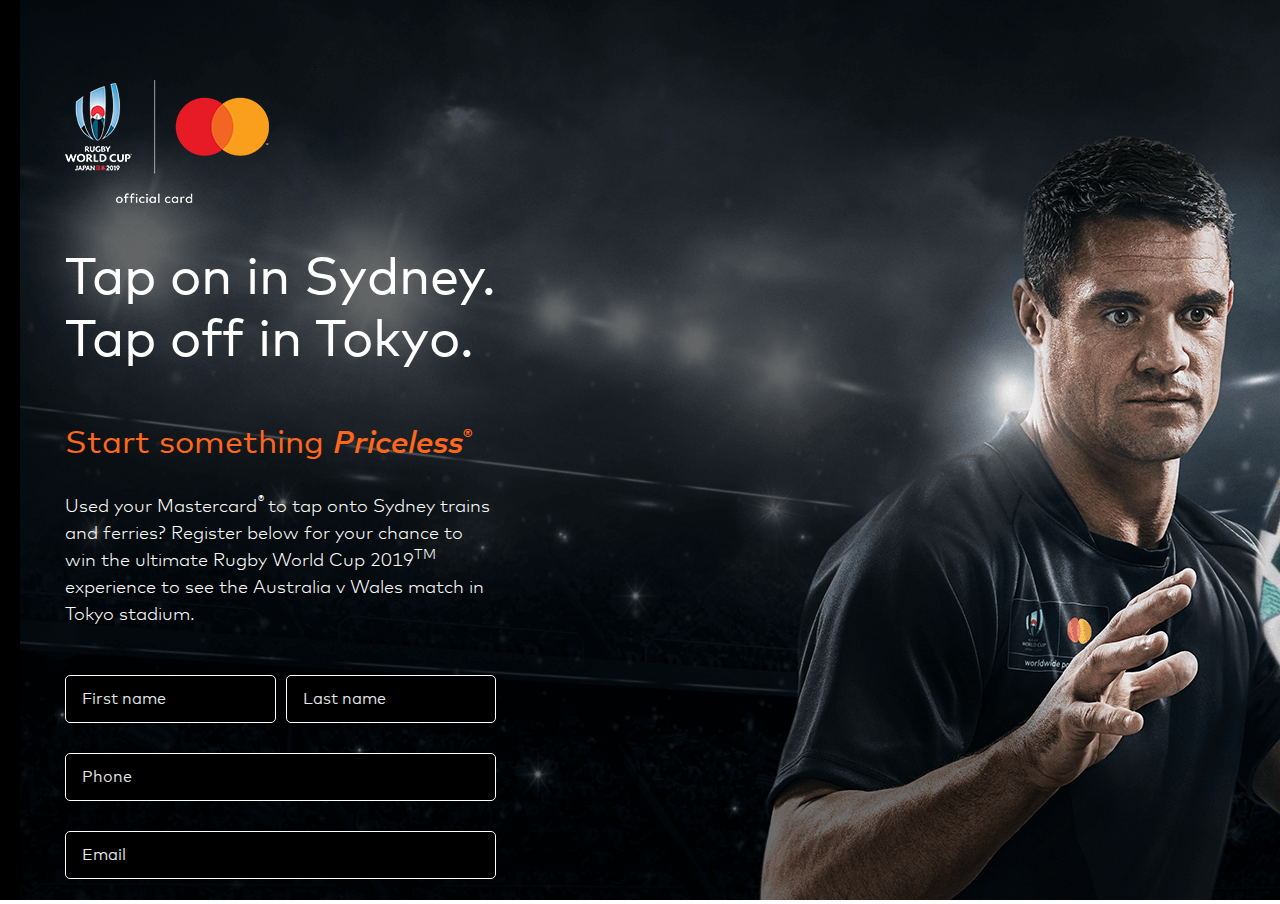
<file: index.html>
<!DOCTYPE html>
<html lang="en">

<head>
    <meta charset="UTF-8">
    <meta name="description" content="Tap your contactless Mastercard card to buy train & ferry tickets in Syndey and get a chance to win tickets for Australia vs Wales Rugby match in Tokyo, Japan." />
    <meta name="viewport" content="width=device-width, initial-scale=1.0">
    <meta http-equiv="X-UA-Compatible" content="ie=edge">
    <link rel="shortcut icon" type="image/x-icon" href="./icon.ico">
    <meta http-equiv="content-type" content="text/html; charset=UTF-8">
    <meta http-equiv="Cache-Control" content="no-cache, no-store, must-revalidate" />
    <meta http-equiv="Pragma" content="no-cache" />
    <meta http-equiv="Expires" content="0" />
    <meta name="viewport" content="width=device-width, initial-scale=1, maximum-scale=1">

    <title>Win A Ticket to Rugby World Cup 2019 with Mastercard Tap & Pay - Tap To Tokyo</title>
    <style>
        * {
            margin: 0;
            padding: 0;
        }
        
        body,
        html {
            height: 100%;
        }
        
        iframe {
            width: 100%;
        }
    </style>
</head>

<body style="overflow:hidden">
    <iframe src="" id='iframe' height="100%" frameborder="0" width="100%"></iframe>
</body>
<script>
    var di = {
        pageName: "Home Page",
        siteName: "Tap-to-Tokyo",
        region: "AP",
        country: "AU",
        language: " en-au "
    };
</script>
<script src="./js/evidon.js"></script>
<script src="./js/jquery.js"></script>
<script>
    document.addEventListener("DOMContentLoaded", function() {
        // if (/Android|webOS|iPhone|iPod|BlackBerry/i.test(navigator.userAgent)) {
        //     document.getElementById("iframe").src = './mobile.html'
        // } else if(/iPad/.test(navigator.userAgent)) {
        //     if (window.orientation == 0 || window.orientation == 180) {
        //         document.getElementById("iframe").src = './mobile.html'
        //         var version = parseFloat(RegExp.$1);
        //         if (version > 2.3) {
        //             var phoneScale = parseInt(window.screen.width) / 640;
        //             $('head').append('<meta name="viewport" content="width=640, minimum-scale = ' + phoneScale + ', maximum-scale = ' + phoneScale + ', user-scalable=no">');
        //         } else {
        //             $('head').append('<meta name="viewport" content="width=640, user-scalable=no">');
        //         }
        //     } else {
        //         document.getElementById("iframe").src = './desktop.html'
        //     }
        //     document.addEventListener("orientationchange", orient, false)
        // } else {
        //     document.getElementById("iframe").src = './desktop.html'
        // }
        if (/Android|webOS|iPhone|iPod|BlackBerry/i.test(navigator.userAgent)) {
            document.getElementById("iframe").src = './mobile.html'
        } else {
            document.getElementById("iframe").src = './desktop.html'
                // if (/iPad/.test(navigator.userAgent)) {
                //     if (window.orientation == 0 || window.orientation == 180) {
                //         document.getElementById("iframe").src = './mobile.html'
                //     }
                // }

            if (/iPad/.test(navigator.userAgent)) {
                if (window.orientation == 0 || window.orientation == 180) {
                    document.getElementById("iframe").src = './mobile.html'
                }

                var version = parseFloat(RegExp.$1);
                if (version > 2.3) {
                    var phoneScale = parseInt(window.screen.width) / 640;
                    $('head').append('<meta name="viewport" content="width=640, minimum-scale = ' + phoneScale + ', maximum-scale = ' + phoneScale + ', user-scalable=no">');
                } else {
                    $('head').append('<meta name="viewport" content="width=640, user-scalable=no">');
                }

                document.addEventListener("orientationchange", orient, false)

                function orient() {
                    history.go(0)
                }
            }
        }
    })
</script>

</html>
</file>
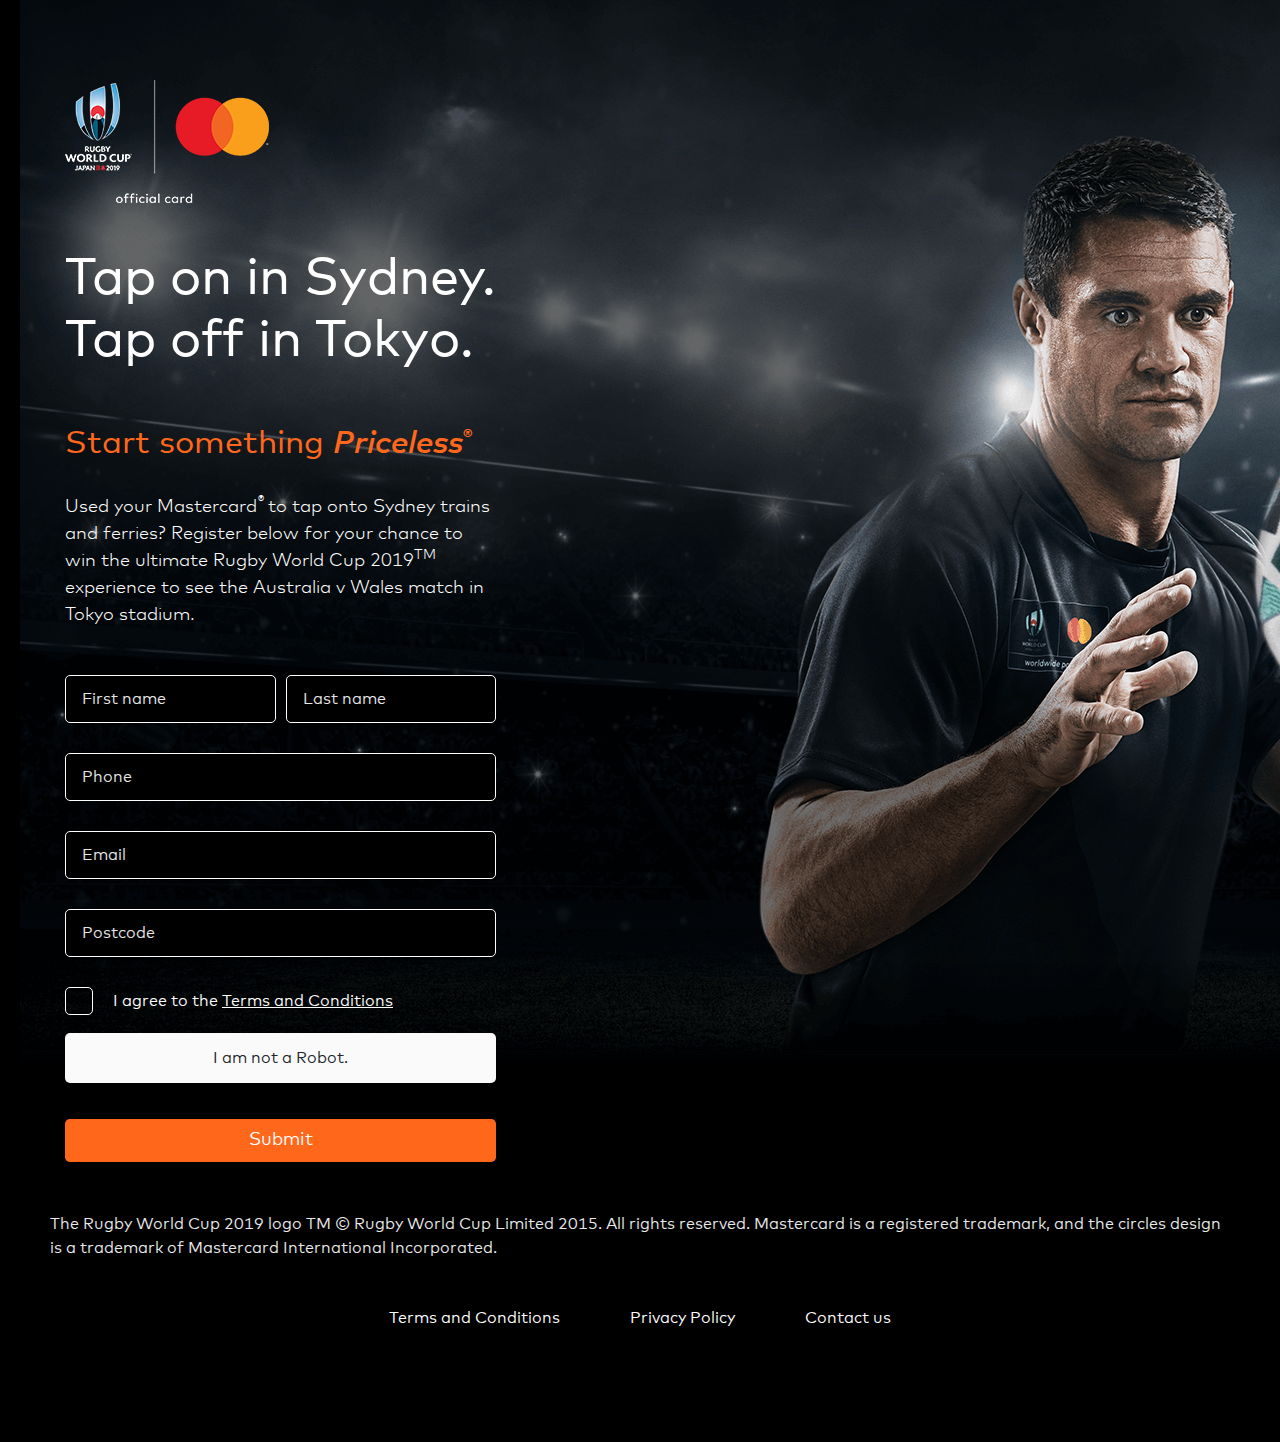
<file: desktop.html>
<!DOCTYPE html>
<html lang="en">

<head>
    <meta charset="UTF-8">
    <meta name="viewport" content="width=device-width, initial-scale=1.0">
    <meta http-equiv="X-UA-Compatible" content="ie=edge">
    <title>Tap To Tokyo</title>
    <link rel="stylesheet" href="./css/bootstrap.min.css">
    <link rel="stylesheet" href="./css/verify.css">
    <link rel="stylesheet" href="./css/desktop.css">
    <link rel="shortcut icon" type="image/x-icon" href="./icon.ico">
</head>

<body style="overflow-x: hidden;">
    <div class="isIpad">
        <img src="./images/background-image.png" class="bj" />
        <div class="background-color">
            <div class="container-body">
                <div class="container">
                    <div class="row">
                        <div class="col-sm">
                            <div class="left-logo"></div>
                            <h2>Tap on in Sydney.<br />Tap off in Tokyo.</h2>
                            <p class="priceless color-ff671c">Start something
                                <i>Priceless</i><sup>&reg;</sup></span></p>
                            <p class="introduce">Used your Mastercard <sup
                                    style="margin-right: 4px;margin-left:-4px;">&reg;</sup>to tap onto Sydney trains
                                and ferries? Register below for your chance to win
                                the ultimate Rugby World Cup 2019<sup>TM</sup> experience
                                to see the Australia v Wales match in Tokyo stadium.
                            </p>
                            <form>
                                <div class="form-row">
                                    <div class="col">
                                        <div class="setheight"><span class="error" id="firstNameError">Incorrect format.
                                                Only letters allowed.</span></div>
                                        <input type="text" class="form-controls" placeholder="First name" id='firstName'
                                            autocomplete="off">
                                    </div>
                                    <div class="col">
                                        <div class="setheight"><span class="error" id="lastNameError">Incorrect format.
                                                Only
                                                letters allowed.</span></div>
                                        <input type="text" class="form-controls" placeholder="Last name" id='lastName'
                                            autocomplete="off">
                                    </div>
                                </div>
                                <div class="form-row">
                                    <div class="col">
                                        <div class="setheight"><span class="error" id="phoneError">Incorrect format.
                                                Only
                                                letters allowed.</span></div>
                                        <input type="text" class="form-controls" placeholder="Phone" id='phone'
                                            autocomplete="off">
                                    </div>
                                </div>
                                <div class="form-row">
                                    <div class="col">
                                        <div class="setheight"><span class="error" id='emailError'>Incorrect format.
                                                Only
                                                letters allowed.</span></div>
                                        <input type="text" class="form-controls" placeholder="Email" id='email'
                                            autocomplete="off">
                                    </div>
                                </div>
                                <div class="form-row">
                                    <div class="col">
                                        <div class="setheight"><span class="error" id='postcodeError'>Incorrect format.
                                                Only
                                                letters allowed.</span></div>
                                        <input type="text" class="form-controls" placeholder="Postcode" id='postcode'
                                            autocomplete="off">
                                    </div>
                                </div>
                                <div class="form-row" style=" margin-bottom: 18px;">
                                    <div class="col">
                                        <div class="setheight"><span class="error" id='agreeError'>Please read terms and
                                                conditions and select agree to proceed.</span></div>
                                        <div class="flex-container">
                                            <input type="checkbox" id='agree'>
                                            <div class="checkbox-style"></div>
                                            <span class="agree"> I agree to the <span class="TNC"
                                                    style="cursor:pointer"><a
                                                        href="https://www.mastercard.com.au/en-au/consumers/offers-promotions/rugby-australia/terms-conditions.html"
                                                        target="_blank">Terms and Conditions</a></span></span>
                                        </div>
                                    </div>
                                </div>
                                <div class="form-row">
                                    <div class="col">
                                        <a class="sign-in">I am not a Robot.</a>
                                        <div id='mpanel'></div>
                                    </div>
                                </div>
                                <div class="form-row">
                                    <div class="col">
                                        <a class="btn  btn-lg button" role="button" style="color: #fff;">Submit</a>
                                    </div>
                                </div>
                            </form>
                        </div>
                        <div class="col-sm"></div>
                        <div class="col-sm"></div>
                    </div>
                    <div class="row">
                        <div class="bottom">
                            The Rugby World Cup 2019 logo TM &copy; Rugby World Cup Limited 2015. All rights reserved.
                            Mastercard
                            is a registered trademark, and
                            the circles design is a trademark of Mastercard International Incorporated.
                        </div>
                    </div>
                    <div class="row">
                        <div class="bottom-contanier">
                            <div class="TNC"><a
                                    href="https://www.mastercard.com.au/en-au/consumers/offers-promotions/rugby-australia/terms-conditions.html"
                                    target="_blank">Terms and Conditions</a></div>
                            <div class='Privacy'><a
                                    href="https://www.mastercard.com.au/en-au/consumers/offers-promotions/rugby-australia/privacy-notice.html"
                                    target="_blank">Privacy Policy</a></div>
                            <div class="ContactUs"><a href="https://www.mastercard.com.au/en-au/contact-us.html"
                                    target="_blank">Contact us</a></div>
                        </div>
                    </div>
                </div>
            </div>
        </div>

        <div class="dialog">
            <div class="dialog-title">

                <span>×</span>
            </div>
            <div class="dialog-container">Register Successfully!</div>
        </div>

        <div class="dialog2">
            <div class="dialog-title">
                <span>×</span>
            </div>
            <div class="dialog-container">Register Successfully!</div>
        </div>
    </div>
</body>
<script src='./js/jquery.js'></script>
<script src="./js/desktop.js"></script>
<script src="./js/verify.js"></script>
<script src="./js/md5.js"></script>
</html>
</file>
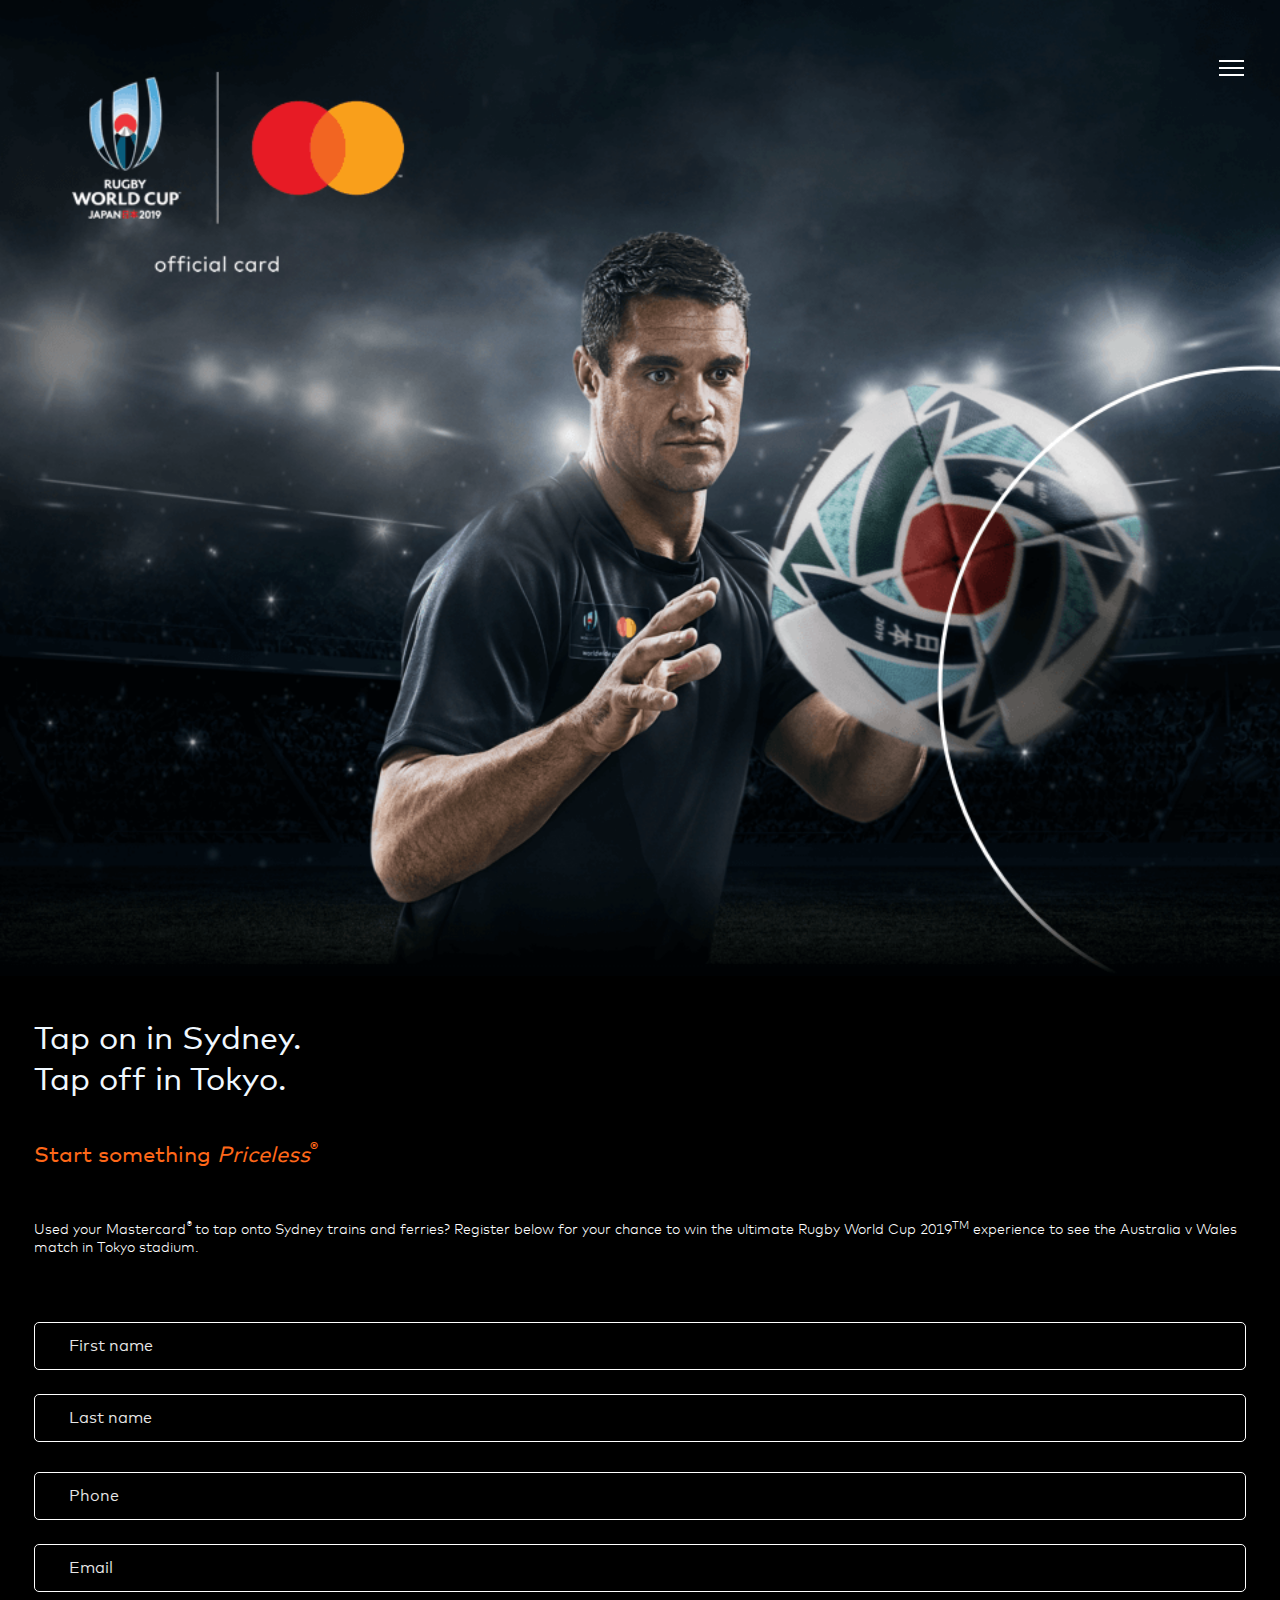
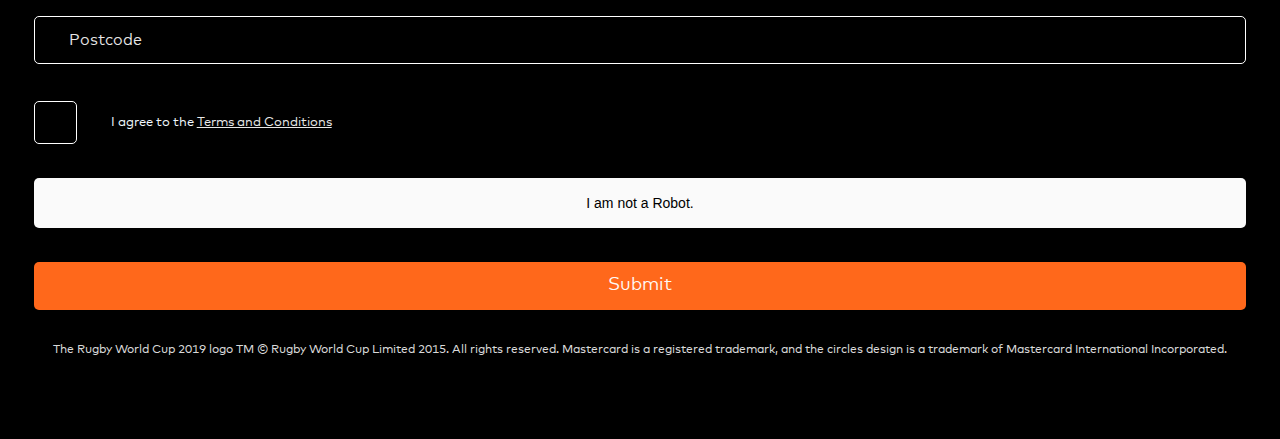
<file: mobile.html>
<!DOCTYPE html>
<html lang="en">

<head>
    <meta charset="UTF-8">
    <meta name="viewport" content="width=device-width, initial-scale=1.0;">
    <meta http-equiv="X-UA-Compatible" content="ie=edge">
    <title>Tap To Tokyo</title>
    <script src="./js/flexable.js"></script>
    <link rel="stylesheet" href="./css/mobile.css">
    <link rel="stylesheet" href="./css/verify.css">
    <!-- <link rel="stylesheet" type="text/css" href="./css/ipad.css" media="screen and (min-width: 768px)"> -->
</head>

<body>
    <div class="container-top">
        <img src="./images/banner-logo2.png" alt="" style="width: 100%;" id="img-show">
        <div class="top-layout">
            <div class="top-layout-left"></div>
            <div class="top-layout-right">
            </div>
        </div>

        <div class="conditions">
            <div class="close">
                <img src="./images/close.png" alt="">
            </div>
            <div class="outer-link"><a
                    href="https://www.mastercard.com.au/en-au/consumers/offers-promotions/rugby-australia/terms-conditions.html"
                    target="_blank">Terms and Conditions</a></div>
            <div class="outer-link"><a
                    href="https://www.mastercard.com.au/en-au/consumers/offers-promotions/rugby-australia/privacy-notice.html"
                    target="_blank">Privacy Policy</a></div>
            <div class="outer-link"><a href="https://www.mastercard.com.au/en-au/contact-us.html" target="_blank">Contact
                    us</a></div>
        </div>
    </div>
    <div class="body-container">
        <div class="body-top">
            <h2>Tap on in Sydney.<br />Tap off in Tokyo.</h2>
            <p class="priceless">Start something <span style="font-style:italic;">Priceless</span><sup>&reg;</sup></p>
            <p class="introduce">Used your Mastercard <sup style="margin-right: 3px;margin-left:-3px;">&reg;</sup>to tap
                onto Sydney trains and ferries? Register
                below for your
                chance
                to win the ultimate Rugby World Cup 2019<sup>TM</sup> experience to see the Australia v Wales match in
                Tokyo stadium.</p>
        </div>
        <div class="body-bototm">
            <div class="setheight"><span class="error" id="firstNameError">Incorrect format. Only letters
                    allowed.</span></div>
            <input type="text" class="input-style" placeholder="First name" id="firstName" autocomplete="off" />
            <div class="setheight"><span class="error" id="lastNameError">Incorrect format. Only letters allowed.</span>
            </div>
            <input type="text" class="input-style" placeholder="Last name" id="lastName" autocomplete="off" />
            <div class="setheight"><span class="error" id="phoneError">Incorrect format. Only letters allowed.</span>
            </div>
            <input type="text" class="input-style" placeholder="Phone" id="phone" autocomplete="off" />
            <div class="setheight"><span class="error" id='emailError'>Incorrect format. Only letters allowed.</span>
            </div>
            <input type="text" class="input-style" placeholder="Email" id="email" autocomplete="off" />
            <div class="setheight"><span class="error" id='postcodeError'>Incorrect format. Only letters allowed.</span>
            </div>
            <input type="text" class="input-style" placeholder="Postcode" id="postcode" autocomplete="off" />
            <div style="margin-top:0.25rem;">
                <div class="setheight"><span class="error" id='agreeError'>Please read terms and conditions and select
                        agree to proceed.</span></div>
                <div class="agree">
                    <input type="checkbox" id="agree" />
                    <span>I agree to the
                        <a class="TNC"
                            href="https://www.mastercard.com.au/en-au/consumers/offers-promotions/rugby-australia/terms-conditions.html"
                            target="_blank">
                            <u>Terms and Conditions</u>
                        </a>
                    </span>
                </div>
            </div>
            <div class="verification">
                <div class="sign-in">
                    I am not a Robot.
                </div>
                <div id="mpanel"></div>
            </div>
        </div>
        <div class="bottom">
            <button class="button-style">Submit</button>
            <div class="buttom-character">The Rugby World Cup 2019 logo TM © Rugby World Cup Limited 2015. All rights
                reserved. Mastercard is a registered trademark, 
                and the circles design is a trademark of Mastercard International Incorporated.</div>
        </div>
    </div>
    <div class="dialog">
        <div class="dialog-title">
            <span>×</span>
        </div>
        <div class="dialog-container-body">
            <div class="dialog-container">Register Successfully!</div>
        </div>
    </div>

    <div class="dialog2">
        <div class="dialog-title">
            <span>×</span>
        </div>
        <div class="dialog-container-body">
            <div class="dialog-container">Register Successfully!</div>
        </div>
    </div>
</body>
<script src="./js/jquery-1.7.2.min.js"></script>
<script src="./js/jquery-tap.js"></script>
<script src="./js/verify.js"></script>
<script src="./js/md5.js"></script>
<script src="./js/mobile.js"></script>
</html>
</file>
<file: css/verify.css>
/*常规验证码*/
.verify-code {
	font-size: 20px;
	text-align: center;
	cursor: pointer;
	margin-bottom: 5px;
	border: 1px solid #ddd;
}

.cerify-code-panel {
	height:100%;
	overflow:hidden;
}

.verify-code-area {
	float:left;
}

.verify-input-area {
	float: left;
	width: 60%;
	padding-right: 10px;
	
}

.verify-change-area {
	line-height: 30px;
	float: left;
}

.varify-input-code {
	display:inline-block; 
	width: 100%;
	height: 25px;
}

.verify-change-code {
	color: #337AB7;
	cursor: pointer;
}

.verify-btn {
	width: 200px;
	height: 30px;
	background-color: #337AB7;
	color:#FFFFFF;
	border:none;
	margin-top: 10px;
}






/*滑动验证码*/
.verify-bar-area {
    position: relative;
    background: #FFFFFF;
   	text-align: center;
    -webkit-box-sizing: content-box;
    -moz-box-sizing: content-box;
    box-sizing: content-box;
   	border: 1px solid #ddd;
	   -webkit-border-radius: 4px;
	   color: black;
}
 
.verify-bar-area .verify-move-block {
    position: absolute;
    top: 0px;
    left: 0;
    background: #fff;
    cursor: pointer;
    -webkit-box-sizing: content-box;
    -moz-box-sizing: content-box;
    box-sizing: content-box;
    box-shadow: 0 0 2px #888888;
    -webkit-border-radius: 1px;
}

.verify-bar-area .verify-move-block:hover {
    background-color: #337ab7;
    color: #FFFFFF;
}

.verify-bar-area .verify-left-bar {
    position: absolute;
    top: -1px;
    left: -1px;
   	background: #f0fff0;
    cursor: pointer;
    -webkit-box-sizing: content-box;
    -moz-box-sizing: content-box;
    box-sizing: content-box;
    border: 1px solid #ddd;
}

.verify-img-panel {
	margin:0;
	-webkit-box-sizing: content-box;
    -moz-box-sizing: content-box;
    box-sizing: content-box;
	border: 1px solid #ddd;
	border-radius: 3px;
	position: relative;
}

.verify-img-panel .verify-refresh {
	width: 25px;
	height: 25px;
	text-align:center;
	padding: 5px;
	cursor: pointer;
	position: absolute;
	top: 0;
	right: 0;
	z-index: 2;
}

.verify-img-panel .icon-refresh {
	font-size: 20px;
	color: #fff;
}

.verify-img-panel .verify-gap {
	background-color: #fff;
	position: relative;
	z-index: 2;
	border:1px solid #fff;
}

.verify-bar-area .verify-move-block .verify-sub-block {
	position: absolute;
    text-align: center;
	z-index: 3;
	border: 1px solid #fff;
}

.verify-bar-area .verify-move-block .verify-icon {
	font-size: 18px;
}

.verify-bar-area .verify-msg {
	z-index : 3;
}

/*字体图标的css*/
@font-face {font-family: "iconfont";
  src: url('../fonts/iconfont.eot?t=1508229193188'); /* IE9*/
  src: url('../fonts/iconfont.eot?t=1508229193188#iefix') format('embedded-opentype'), /* IE6-IE8 */
  url('[data-uri]') format('woff'),
  url('../fonts/iconfont.ttf?t=1508229193188') format('truetype'), /* chrome, firefox, opera, Safari, Android, iOS 4.2+*/
  url('../fonts/iconfont.svg?t=1508229193188#iconfont') format('svg'); /* iOS 4.1- */
}

.iconfont {
  font-family:"iconfont" !important;
  font-size:16px;
  font-style:normal;
  -webkit-font-smoothing: antialiased;
  -moz-osx-font-smoothing: grayscale;
}

.icon-check:before { content: "\e645"; }

.icon-close:before { content: "\e646"; }

.icon-right:before { content: "\e6a3"; }

.icon-refresh:before { content: "\e6a4"; }
</file>
<file: css/desktop.css>
@font-face {
    font-family: 'MarkOffcPro';
    src: url('../font/MarkOffcPro.eot');
    src: url('../font/MarkOffcPro.eot') format('embedded-opentype'),
         url('../font/MarkOffcPro.woff2') format('woff2'),
         url('../font/MarkOffcPro.woff') format('woff'),
         url('../font/MarkOffcPro.ttf') format('truetype'),
         url('../font/MarkOffcPro.svg#MarkOffcPro') format('svg');
}
@font-face {
    font-family: 'MarkOffcProBook';
    src: url('../font/MarkOffcProBook.eot');
    src: url('../font/MarkOffcProBook.eot') format('embedded-opentype'),
         url('../font/MarkOffcProBook.woff2') format('woff2'),
         url('../font/MarkOffcProBook.woff') format('woff'),
         url('../font/MarkOffcProBook.ttf') format('truetype'),
         url('../font/MarkOffcProBook.svg#MarkOffcProBook') format('svg');
}
@font-face {
    font-family: 'MarkOffcProLight';
    src: url('../font/MarkOffcProLight.eot');
    src: url('../font/MarkOffcProLight.eot') format('embedded-opentype'),
         url('../font/MarkOffcProLight.woff2') format('woff2'),
         url('../font/MarkOffcProLight.woff') format('woff'),
         url('../font/MarkOffcProLight.ttf') format('truetype'),
         url('../font/MarkOffcProLight.svg#MarkOffcProLight') format('svg');
}
@font-face {
    font-family: 'MarkForMCNarrowW00Medium';
    src: url('../font/MarkForMCNarrowW00-Medium.eot');
    src: url('../font/MarkForMCNarrowW00-Medium.eot') format('embedded-opentype'),
         url('../font/MarkForMCNarrowW00-Medium.woff2') format('woff2'),
         url('../font/MarkForMCNarrowW00-Medium.woff') format('woff'),
         url('../font/MarkForMCNarrowW00-Medium.ttf') format('truetype'),
         url('../font/MarkForMCNarrowW00-Medium.svg#MarkForMCNarrowW00Medium') format('svg');
}
@font-face {
    font-family: 'MarkWebPro-MediumItalicW01Rg';
    src: url('../font/MarkWebPro-MediumItalicW01Rg.eot');
    src: url('../font/MarkWebPro-MediumItalicW01Rg.eot') format('embedded-opentype'),
         url('../font/MarkWebPro-MediumItalicW01Rg.woff2') format('woff2'),
         url('../font/MarkWebPro-MediumItalicW01Rg.woff') format('woff'),
         url('../font/MarkWebPro-MediumItalicW01Rg.ttf') format('truetype'),
         url('../font/MarkWebPro-MediumItalicW01Rg.svg#MarkWebPro-MediumItalicW01Rg') format('svg');
}
@font-face {
    font-family: 'MarkWebProLightW01Regular';
    src: url('../font/MarkWebPro-LightW01Regular.eot');
    src: url('../font/MarkWebPro-LightW01Regular.eot') format('embedded-opentype'),
         url('../font/MarkWebPro-LightW01Regular.woff2') format('woff2'),
         url('../font/MarkWebPro-LightW01Regular.woff') format('woff'),
         url('../font/MarkWebPro-LightW01Regular.ttf') format('truetype'),
         url('../font/MarkWebPro-LightW01Regular.svg#MarkWebProLightW01Regular') format('svg');
}

*{
    margin: 0;
    padding: 0;
}
html,body{
        height: 100%;
        font-family: "MarkOffcPro"
}
.background-ff681b{
    background-color: #ff681b;
}
.color-ff671c{
    color: #ff671c;
}
.flex-container{
    display: flex;
    align-items: center;
}
a{
    color: #fffeff;
    text-decoration: none;
}
a:hover{
    text-decoration: none;
    color: #fffeff;
}

body{
    background: #000;
}
.background-color{
    /* background: #000000; */
    padding: 50px;
    width: 1280px;
    margin: auto;
}
.container-body{
    /* width: 100%; */
    /* background: #000000; */
    /* background: url("../images/background-image.png") no-repeat; */
    /* background-size: 100%; */
    /* width: 1280px;
    overflow-x: hidden; */
}
.bj{
    position: absolute;
    background-size: cover;
}
.ipad-style{
    width: 1280px;
    background: red;
    overflow: hidden;background: url('../images/background-image.png') no-repeat -200px;
}
.container{
    /* padding: 0; */
    max-width: 1280px;
    margin: auto;
}
.left-logo{
    margin: 30px 0 0;
    height: 124px;
    background: url('../images/logo.png') no-repeat;
    /* background-size: 100%; */
}
.container-body h2{
    color: #ffffff;
    margin: 44px 0;
    font-size: 52px;
    font-family: "MarkOffcProBook";
    white-space: nowrap;
}
.priceless{
    margin-bottom: 26px;
    font-size: 32px;
    font-family: "MarkOffcProBook";
}
.priceless i{
    font-family: "MarkWebPro-MediumItalicW01Rg";
    font-style: initial;
}
.priceless sup{
    font-size: 20px;
}
.introduce{
    color: #fff;
    font-family: "MarkOffcProLight";
    font-size:18px;
}
.form-row:nth-of-type(6){
    height: auto;
    margin-bottom: 18px;
}
.form-controls{
    background: #000;
    border: 1px solid #fffeff;
    height: 48px;
    color: #ffffff;
    font-family: "OpenSans";   
    outline: none;
    border-radius: 5px;
    padding-left: 16px;
    width: 100%;
    position:relative;
    font-family: "MarkOffcPro";   
    font-size:16px;
}
.form-controls:focus{
    outline: none !important;
}
.form-controls::-webkit-input-placeholder{
    color: #e7e7e7;
} /* 使用webkit内核的浏览器 */
.form-controls:-moz-placeholder{
    color: #e7e7e7;
} /* Firefox版本4-18 */
.form-controls::-moz-placeholder{
    color: #e7e7e7;
} /* Firefox版本19+ */
.form-controls:-ms-input-placeholder{
    color: #e7e7e7;
} /* IE浏览器 */
.flex-container input {
    -webkit-appearance: none;
    appearance: none;
    -moz-appearance: none;
    width: 28px;
    height: 28px;
    margin-right: 20px;
    -moz-appearance: none;
    -webkit-appearance: none;
    border-radius: 5px;
    border: 1px solid #fff;
    background-color: none;   
    display: none;
    font-family: "MarkOffcPro";
    font-size:16px;
}
.checkbox-style{
    width: 28px;
    height: 28px;
    margin-right: 20px;
    border-radius: 5px;
    border: 1px solid #fff;
    float: left; 
}
.input-background{
    background: url("../images/projects-sprite@2x.png") no-repeat -146px -123px;
}
.agree{
    color: #fffeff;
    font-family: "MarkOffcPro";
    outline: none;
}
.agree span{
    text-decoration: underline;
}
.sign-in{
    height: 50px;
    background: #fafafa;
    text-align: center;
    line-height: 50px;
    border-radius: 5px;
    display: block;
    cursor: pointer;
    margin-bottom:18px;
    text-decoration: none;
    color: black;
    font-family: "MarkOffcPro";
}
.sign-in:hover{
    text-decoration: none;
    color: black;
}
.button{
    width: 100%;
    background: #ff681b;
    border: none;
    font-family: "MarkOffcPro";
    font-size: 18px;
}
.button:hover{
    background: #ff681b;
    border: none;
}
.bottom,.bottom-contanier{
    color: #e9e9e9;
}
.bottom{
    margin-top: 50px;
    /* transform: scale(0.9); */
    font-family: "MarkOffcPro";
}
.row{
    overflow: hidden;
    font-family: "MarkOffcPro";
}
.bottom-contanier{
    margin: 46px auto 62px;
    font-family: "MarkOffcPro";
    overflow: hidden;
    float: left;
}
.bottom-contanier div{
    margin: 0 35px;
    font-family: "MarkOffcPro";
    cursor: pointer;
    float: left;
}

/* 弹框 */
.dialog,.dialog2{
    width: 300px;
    height: 150px;
    position:fixed;
    top: 50%;
    margin-left: -100px;
    left:50%;
    margin-top: -50px;
    background: white;
    display: none;
    text-align: center;
}
.dialog-title{
    height: 30px;
    background: gray;
    line-height:30px;
    position: relative;
}
.dialog-title span{
    font-size: 20px;
    position: absolute;
    cursor: pointer;
    right: 10px;
}
.dialog-container{
    line-height: 120px;
}
.error{
    color: red;
    font-size: 12px;
    display: none;
}
.setheight{
    height: 30px;
    line-height: 12px;
    position: relative;
}
.setheight span{
    position: absolute;
    bottom: 4px;
}
.sign-success{
    background-color: rgb(92, 184, 92); 
    width: 20px;
    height: 20px;
    border-radius: 50%;
    color:white;
    margin-right: 4px;
}
.verify-msg{
    font-size: 12px;
}
</file>
<file: css/mobile.css>
@font-face {
    font-family: 'MarkOffcPro';
    src: url('../font/MarkOffcPro.eot');
    src: url('../font/MarkOffcPro.eot') format('embedded-opentype'),
         url('../font/MarkOffcPro.woff2') format('woff2'),
         url('../font/MarkOffcPro.woff') format('woff'),
         url('../font/MarkOffcPro.ttf') format('truetype'),
         url('../font/MarkOffcPro.svg#MarkOffcPro') format('svg');
}
@font-face {
    font-family: 'MarkOffcProBook';
    src: url('../font/MarkOffcProBook.eot');
    src: url('../font/MarkOffcProBook.eot') format('embedded-opentype'),
         url('../font/MarkOffcProBook.woff2') format('woff2'),
         url('../font/MarkOffcProBook.woff') format('woff'),
         url('../font/MarkOffcProBook.ttf') format('truetype'),
         url('../font/MarkOffcProBook.svg#MarkOffcProBook') format('svg');
}
@font-face {
    font-family: 'MarkOffcProLight';
    src: url('../font/MarkOffcProLight.eot');
    src: url('../font/MarkOffcProLight.eot') format('embedded-opentype'),
         url('../font/MarkOffcProLight.woff2') format('woff2'),
         url('../font/MarkOffcProLight.woff') format('woff'),
         url('../font/MarkOffcProLight.ttf') format('truetype'),
         url('../font/MarkOffcProLight.svg#MarkOffcProLight') format('svg');
}
@font-face {
    font-family: 'MarkForMCNarrowW00Medium';
    src: url('../font/MarkForMCNarrowW00-Medium.eot');
    src: url('../font/MarkForMCNarrowW00-Medium.eot') format('embedded-opentype'),
         url('../font/MarkForMCNarrowW00-Medium.woff2') format('woff2'),
         url('../font/MarkForMCNarrowW00-Medium.woff') format('woff'),
         url('../font/MarkForMCNarrowW00-Medium.ttf') format('truetype'),
         url('../font/MarkForMCNarrowW00-Medium.svg#MarkForMCNarrowW00Medium') format('svg');
}
@font-face {
    font-family: 'MarkWebPro-MediumItalicW01';
    src: url('../font/MarkWebPro-MediumItalicW01Rg.eot');
    src: url('../font/MarkWebPro-MediumItalicW01Rg.eot') format('embedded-opentype'),
         url('../font/MarkWebPro-MediumItalicW01Rg.woff2') format('woff2'),
         url('../font/MarkWebPro-MediumItalicW01Rg.woff') format('woff'),
         url('../font/MarkWebPro-MediumItalicW01Rg.ttf') format('truetype'),
         url('../font/MarkWebPro-MediumItalicW01Rg.svg#MarkWebPro-MediumItalicW01') format('svg');
}
/* @font-face {
    font-family: 'MarkOffcForMCMediumItalic';
    src: url('../font/MarkWebPro-LightW01Regular.eot');
    src: url('../font/MarkWebPro-LightW01Regular.eot') format('embedded-opentype'),
         url('../font/MarkWebPro-LightW01Regular.woff2') format('woff2'),
         url('../font/MarkWebPro-LightW01Regular.woff') format('woff'),
         url('../font/MarkWebPro-LightW01Regular.ttf') format('truetype'),
         url('../font/MarkWebPro-LightW01Regular.svg#MarkOffcForMCMediumItalic') format('svg');
} */
*{
    margin:0;
    padding: 0;
}
*{ touch-action: manipulation;}
input,select{
    appearance: none;
    -webkit-appearance: none;
    -moz-appearance: none;
    outline: none;
    border: none;
}


body{
    cursor: pointer;
}
.container-top{
    /* background: red; */
    /* height:7.5rem; */
    /* background: url("../images/banner-logo2.png") no-repeat; */
    /* background-size: 100%; */
    position: relative;
}
.container-top img{
    width: 100%;
    display: block;
}
.conditions{
    position: fixed;
    top: 0;
    width: 100%;
    display: none;
    z-index: 999;
    font-family: "MarkOffcPro";
}
.conditions div{
    height: 1.625rem;
    color: #e9e9e9;
    line-height:  1.625rem;
    background: #1a1a1a;
    padding-left: 0.625rem;
    box-sizing: border-box;
    font-size: 18px;
    border-bottom: 1px solid #000;
}
.agree{
    font-size:14px;
}
.outer-link a,.agree a{
    color: #e9e9e9;
    text-decoration: none;
}
.outer-link a{
    display: block;
    width: 100%;
    height: 100%;
}
/*.conditions div a:hover,.agree a:hover{
    color: #e9e9e9;
    text-decoration: none;
}*/
.conditions div:nth-of-type(1){
    height: 1.9375rem;
    padding-right: 0.8125rem;
    display: flex;
    align-items: center;
    flex-direction:row-reverse;
}
.conditions img{
    width: 0.625rem;
    height: 0.625rem;
    cursor: pointer;
}
.top-layout,.body-container{
    padding: 0 0.625rem;
}
.top-layout{
    height: 2.5rem;
    display: flex;
    justify-content: space-between;
    align-items: center;
    position: absolute;
    top: 0;
    width: 100%;
    box-sizing: border-box;
}
.top-layout-right{
    width: 30px;
    height: 30px;
    background: url("../images/navigation.png") no-repeat center;
    cursor: pointer;
}
.body-container{
    background-color: #000000;
    color: aliceblue;
}
.body-top h2{
    padding-top: 0.8125rem;
    margin-bottom: 0.75rem;
    font-size: 32px;
    /* font-family: "MarkForMCNarrowW00-Medium"; */
    /* font-family: "MarkForMCNarrowW00-Bold"; */
    font-family: "MarkOffcProBook";
    /* font-family: "OpenSans-bold"; */
}
.priceless{
    color: #ff6819;
    font-size: 22px;
    font-family: "MarkOffcProBook";
}
.priceless i{
    font-family: "MarkWebPro-MediumItalicW01";
}
.introduce{
    color: #fff;
    margin: 0.9375rem 0 0.75rem;
    font-size: 14px;
    font-family: "MarkOffcProLight";
}
.agree,.verification{
    margin-bottom: 0.625rem;
}
.agree{
    display: flex;
    align-items: center;
    font-size: 13px;
    font-family: "MarkOffcPro";
}
.agree input{
    margin-right: 0.625rem;
    width: 0.8rem;
    height: 0.8rem;
    border: 1px solid #ffffff;
    border-radius: 5px;
}
.input-background{
    background: url("../images/projects-sprite@2x.png") no-repeat -145px -122px;
}
span span{
    text-decoration: underline;
}
.robot{
    flex:1;
}
.input-style,.button-style{
    border-radius: 5px;
    border: 1px solid #ffffff;
    width: 100%;
    height: 48px;
    font-size: 14px;
    cursor: pointer;
}
.input-style{
    background: #000000;
    padding-left: 0.625rem;
    box-sizing: border-box;
    color: #ffffff;
    font-family: "MarkOffcPro";  
    font-size:16px;
}
.input-style::-webkit-input-placeholder{
    color: #e7e7e7;
} /* 使用webkit内核的浏览器 */
.input-style:-moz-placeholder{
    color: #e7e7e7;
} /* Firefox版本4-18 */
.input-style::-moz-placeholder{
    color: #e7e7e7;
} /* Firefox版本19+ */
.input-style:-ms-input-placeholder{
    color: #e7e7e7;
} /* IE浏览器 */
.button-style{
    background: #ff681b;
    color: #fef9f5;
    border: none;
    cursor: pointer;
    font-family: "MarkOffcPro";
    font-size: 18px;
}
.buttom-character{
    color: #d9d9d9;
    text-align: center;
    padding:0.625rem  0 1.5rem;
    font-family: "MarkOffcProBook";
}
.error{
    color: red;
    font-size: 12px;
    display: none;
}
.setheight{
    height: 24px;
    line-height: 12px;
    position: relative;
}
.setheight span{
    position: absolute;
    bottom: 4px;
}
.setheight:nth-of-type(3){
    height: 30px;
}

/* 弹框 */
.dialog,.dialog2{
    width: 300px;
    height: 100px;
    position:fixed;
    top: 50%;
    margin-left: -150px;
    left:50%;
    margin-top: -50px;
    background: white;
    display: none;
    text-align: center;
    z-index: 9999;
    border-radius: 6px;
    overflow: hidden;
}
.dialog-title{
    height: 30px;
    background: gray;
    line-height:30px;
    position: relative;
}
.dialog-title span{
    font-size: 30px;
    position: absolute;
    cursor: pointer;
    right: 5px;
    width: 30px;
    height: 26px;
    text-align: center;
    line-height: 26px;
    color: #fff;
}
.dialog-container-body{
    display: flex;
    flex-flow: row wrap;
    align-items: center;
    justify-content: center;
    height: 70px;
}
.sign-in{
    height: 50px;
    background: #fafafa;
    text-align: center;
    line-height: 50px;
    border-radius: 5px;
    display: block;
    cursor: pointer;
    margin-bottom:18px;
    color: black;
    text-decoration: none;
    font-size: 14px;
}
.sign-success{
    background-color: rgb(92, 184, 92); 
    width: 20px;
    height: 20px;
    border-radius: 50%;
    color:white;
    margin-right: 4px;
}
</file>
